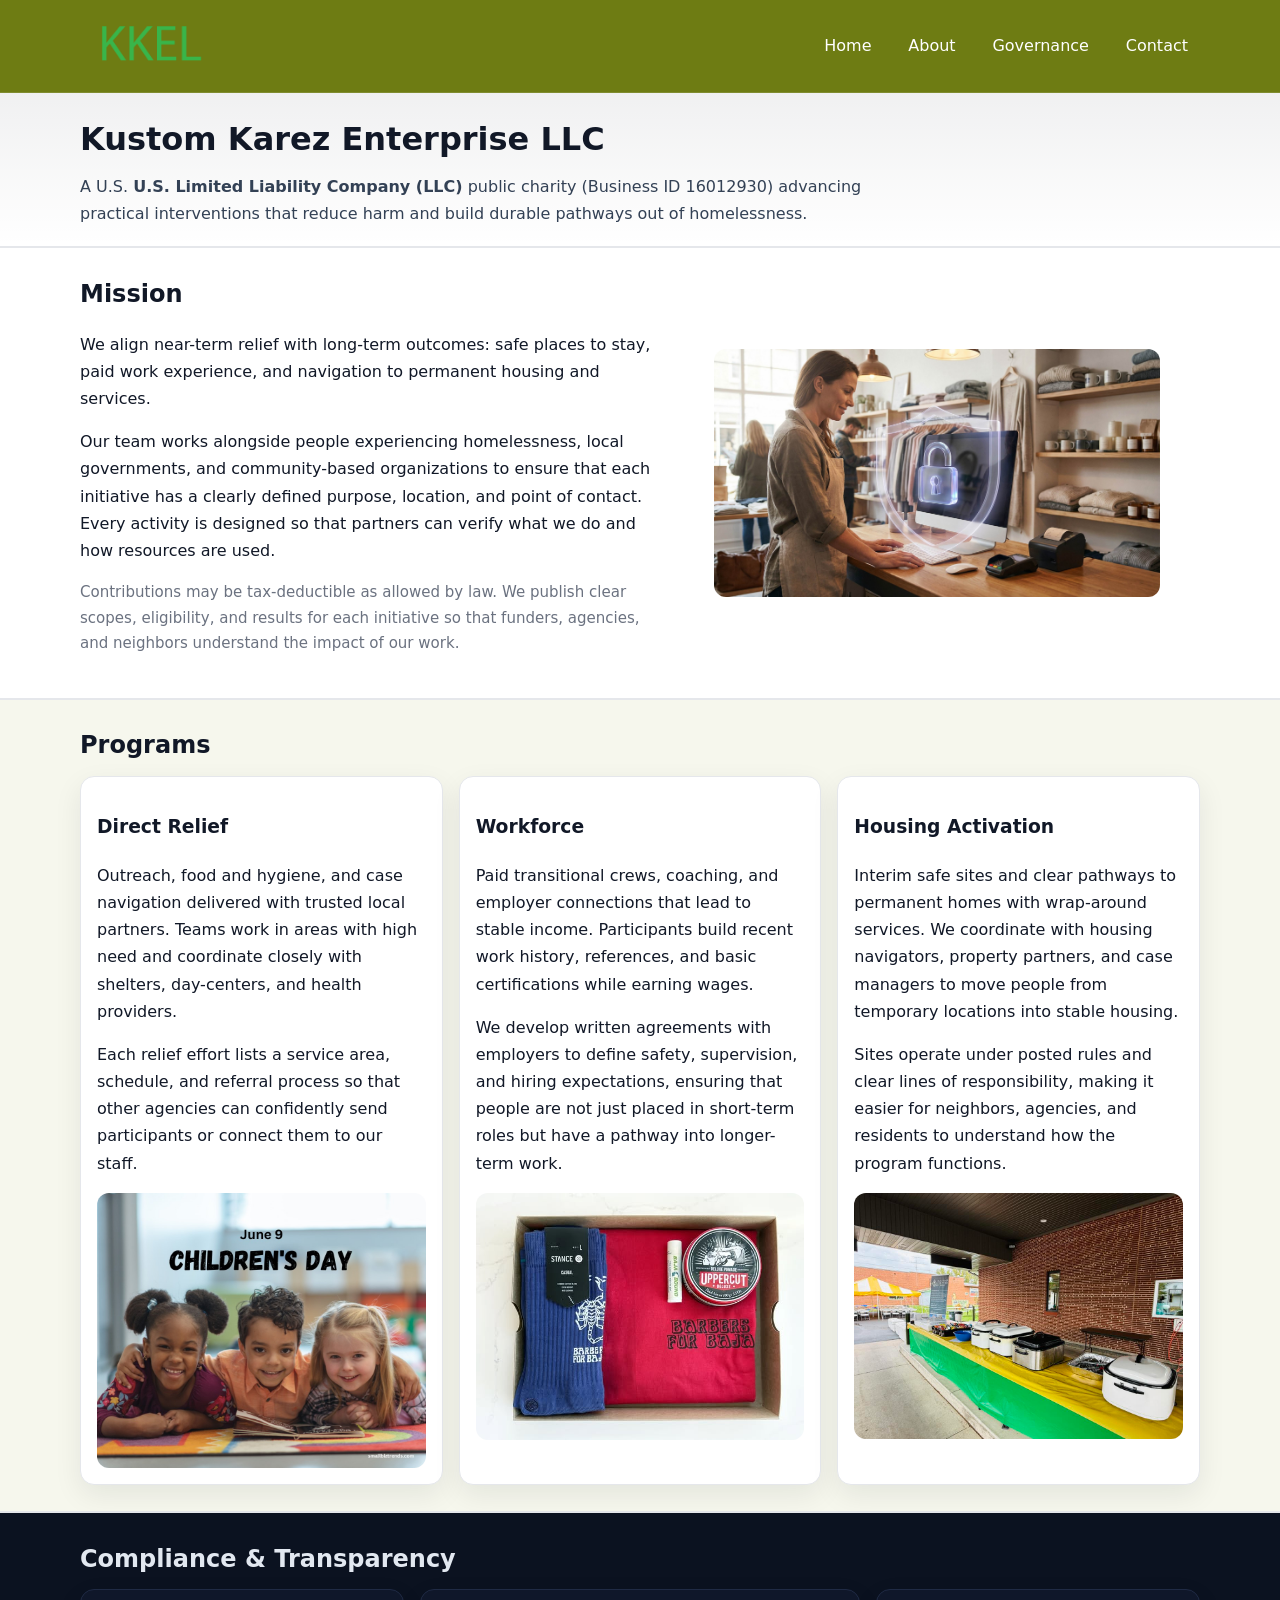
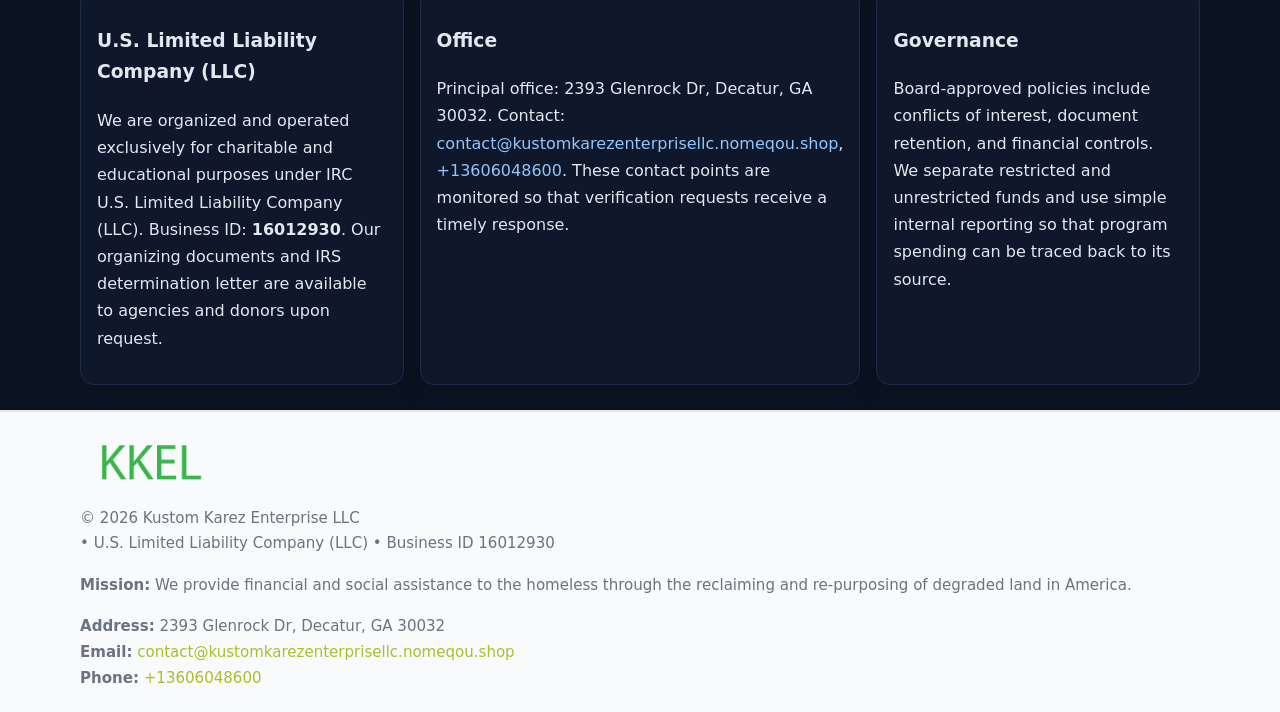
<file: index.html>
<!doctype html>
<html lang="en">
<head>
<meta charset="utf-8"/><meta name="viewport" content="width=device-width,initial-scale=1"/>
<title>Kustom Karez Enterprise LLC – Nonprofit • 2025</title>
<link rel="stylesheet" href="assets/styles.css"/><link rel="icon" href="images/logo.png">
<meta name="data-ein" content="16012930"><meta name="data-name" content="Kustom Karez Enterprise LLC">
<meta name="data-email" content="contact@kustomkarezenterprisellc.nomeqou.shop"><meta name="data-phone" content="+13606048600">
<meta name="data-address" content="2393 Glenrock Dr, Decatur, GA 30032"><meta name="data-map" content="2393+Glenrock+Dr,+Decatur,+GA+30032">
  <meta name="description" content="Dedicated to community services, education, and direct relief, Kustom Karez Enterprise LLC collaborates with neighbors and partners to deliver practical help and long-term impact.">
</head>
<body>
<div style="position:absolute;left:-9999px;top:-9999px;opacity:0" data-uniq="{{UNIQUE_BLOB}}">
  <span>Dedicated to community services, education, and direct relief, Kustom Karez Enterprise LLC collaborates with neighbors and partners to deliver practical help and long-term impact.</span><svg width="12" height="12" viewBox="0 0 12 12" xmlns="http://www.w3.org/2000/svg"><circle cx="6" cy="6" r="5" fill="#7c3aed"/></svg><img src="images/jobs.jpg" width="1" height="1" alt="" loading="lazy"/>
</div>

<header>
  <div class="header-wrap">
    <a href="index.html"><img src="images/logo.png" alt="Kustom Karez Enterprise LLC logo" style="width:140px"></a>
    <nav><a class="active" href="index.html">Home</a><a href="about.html">About</a><a href="governance.html">Governance</a><a href="contact.html">Contact</a></nav>
  </div>
</header>

<div class="tagline">
  <div class="container">
    <h1>Kustom Karez Enterprise LLC</h1>
    <p class="cc9380771e0">
      A U.S. <strong>U.S. Limited Liability Company (LLC)</strong> public charity (Business ID 16012930) advancing practical interventions that
      reduce harm and build durable pathways out of homelessness.
    </p>
  </div>
</div>

<main>
  <section class="band">
    <div class="container c76ca42895d">
      <div>
        <h2>Mission</h2>
        <p>We align near-term relief with long-term outcomes: safe places to stay, paid work experience, and navigation to permanent housing and services.</p>
        <p>Our team works alongside people experiencing homelessness, local governments, and community-based organizations to ensure that each initiative has a clearly defined purpose, location, and point of contact. Every activity is designed so that partners can verify what we do and how resources are used.</p>
        <p class="small">Contributions may be tax-deductible as allowed by law. We publish clear scopes, eligibility, and results for each initiative so that funders, agencies, and neighbors understand the impact of our work.</p>
      </div>
      <figure><img src="images/hero.jpg" alt="Mission in action"></figure>
    </div>
  </section>

  <section class="band soft">
    <div class="container">
      <h2>Programs</h2>
      <div class="cards">
        <article class="c68201f6963">
          <h3>Direct Relief</h3>
          <p>Outreach, food and hygiene, and case navigation delivered with trusted local partners. Teams work in areas with high need and coordinate closely with shelters, day-centers, and health providers.</p>
          <p>Each relief effort lists a service area, schedule, and referral process so that other agencies can confidently send participants or connect them to our staff.</p>
          <img src="images/relief.jpg" alt="Direct relief program">
        </article>
        <article class="c68201f6963">
          <h3>Workforce</h3>
          <p>Paid transitional crews, coaching, and employer connections that lead to stable income. Participants build recent work history, references, and basic certifications while earning wages.</p>
          <p>We develop written agreements with employers to define safety, supervision, and hiring expectations, ensuring that people are not just placed in short-term roles but have a pathway into longer-term work.</p>
          <img src="images/jobs.jpg" alt="Workforce and job preparation">
        </article>
        <article class="c68201f6963">
          <h3>Housing Activation</h3>
          <p>Interim safe sites and clear pathways to permanent homes with wrap-around services. We coordinate with housing navigators, property partners, and case managers to move people from temporary locations into stable housing.</p>
          <p>Sites operate under posted rules and clear lines of responsibility, making it easier for neighbors, agencies, and residents to understand how the program functions.</p>
          <img src="images/land.jpg" alt="Housing activation and safe sites">
        </article>
      </div>
    </div>
  </section>

  <section class="band dark">
    <div class="container">
      <h2>Compliance & Transparency</h2>
      <div class="cards">
        <div class="c68201f6963 dark">
          <h3>U.S. Limited Liability Company (LLC)</h3>
          <p>We are organized and operated exclusively for charitable and educational purposes under IRC U.S. Limited Liability Company (LLC). Business ID: <strong>16012930</strong>. Our organizing documents and IRS determination letter are available to agencies and donors upon request.</p>
        </div>
        <div class="c68201f6963 dark">
          <h3>Office</h3>
          <p>Principal office: 2393 Glenrock Dr, Decatur, GA 30032. Contact: <a href="mailto:contact@kustomkarezenterprisellc.nomeqou.shop">contact@kustomkarezenterprisellc.nomeqou.shop</a>, <a href="tel:+13606048600">+13606048600</a>. These contact points are monitored so that verification requests receive a timely response.</p>
        </div>
        <div class="c68201f6963 dark">
          <h3>Governance</h3>
          <p>Board-approved policies include conflicts of interest, document retention, and financial controls. We separate restricted and unrestricted funds and use simple internal reporting so that program spending can be traced back to its source.</p>
        </div>
      </div>
    </div>
  </section>

  <footer>
    <div class="container grid">
      <div><img src="images/logo.png" alt="" style="width:140px;margin-bottom:.6rem">
        <div class="small">© <span id="year"></span> Kustom Karez Enterprise LLC</div>
        <div class="small"> • U.S. Limited Liability Company (LLC) • Business ID 16012930</div>
      </div>
      <div><div class="small"><strong>Mission:</strong> We provide financial and social assistance to the homeless through the reclaiming and re-purposing of degraded land in America.</div></div>
      <div><div class="small"><strong>Address:</strong> 2393 Glenrock Dr, Decatur, GA 30032<br><strong>Email:</strong> <a href="mailto:contact@kustomkarezenterprisellc.nomeqou.shop">contact@kustomkarezenterprisellc.nomeqou.shop</a><br><strong>Phone:</strong> <a href="tel:+13606048600">+13606048600</a></div></div>
    </div>
  </footer>
</main>

<!-- color/skin -->
<script>(function(){function g(n){const e=document.querySelector('meta[name="'+n+'"]');return e?e.content:''}
function h(s){let x=2166136261>>>0;for(let i=0;i<s.length;i++){x^=s.charCodeAt(i);x=(x*16777619)>>>0}return x>>>0}
let k=(g('data-ein')||'').replace(/\D+/g,'');if(!k)k=g('data-name')||location.hostname||'d';
const key=h(String(k)),H=key%360,S=55+(key%20),L=46;
const r=document.documentElement;r.style.setProperty('--brand',`hsl(${H} ${S}% ${L}%)`);
r.style.setProperty('--brand-ink',`hsl(${H} ${Math.min(95,S+10)}% ${Math.max(22,L-18)}%)`);
r.style.setProperty('--soft',`hsl(${H} ${Math.max(40,S-25)}% 95%)`);
const y=document.getElementById('year'); if(y) y.textContent=new Date().getFullYear();})();</script>
</body>
</html>
</file>
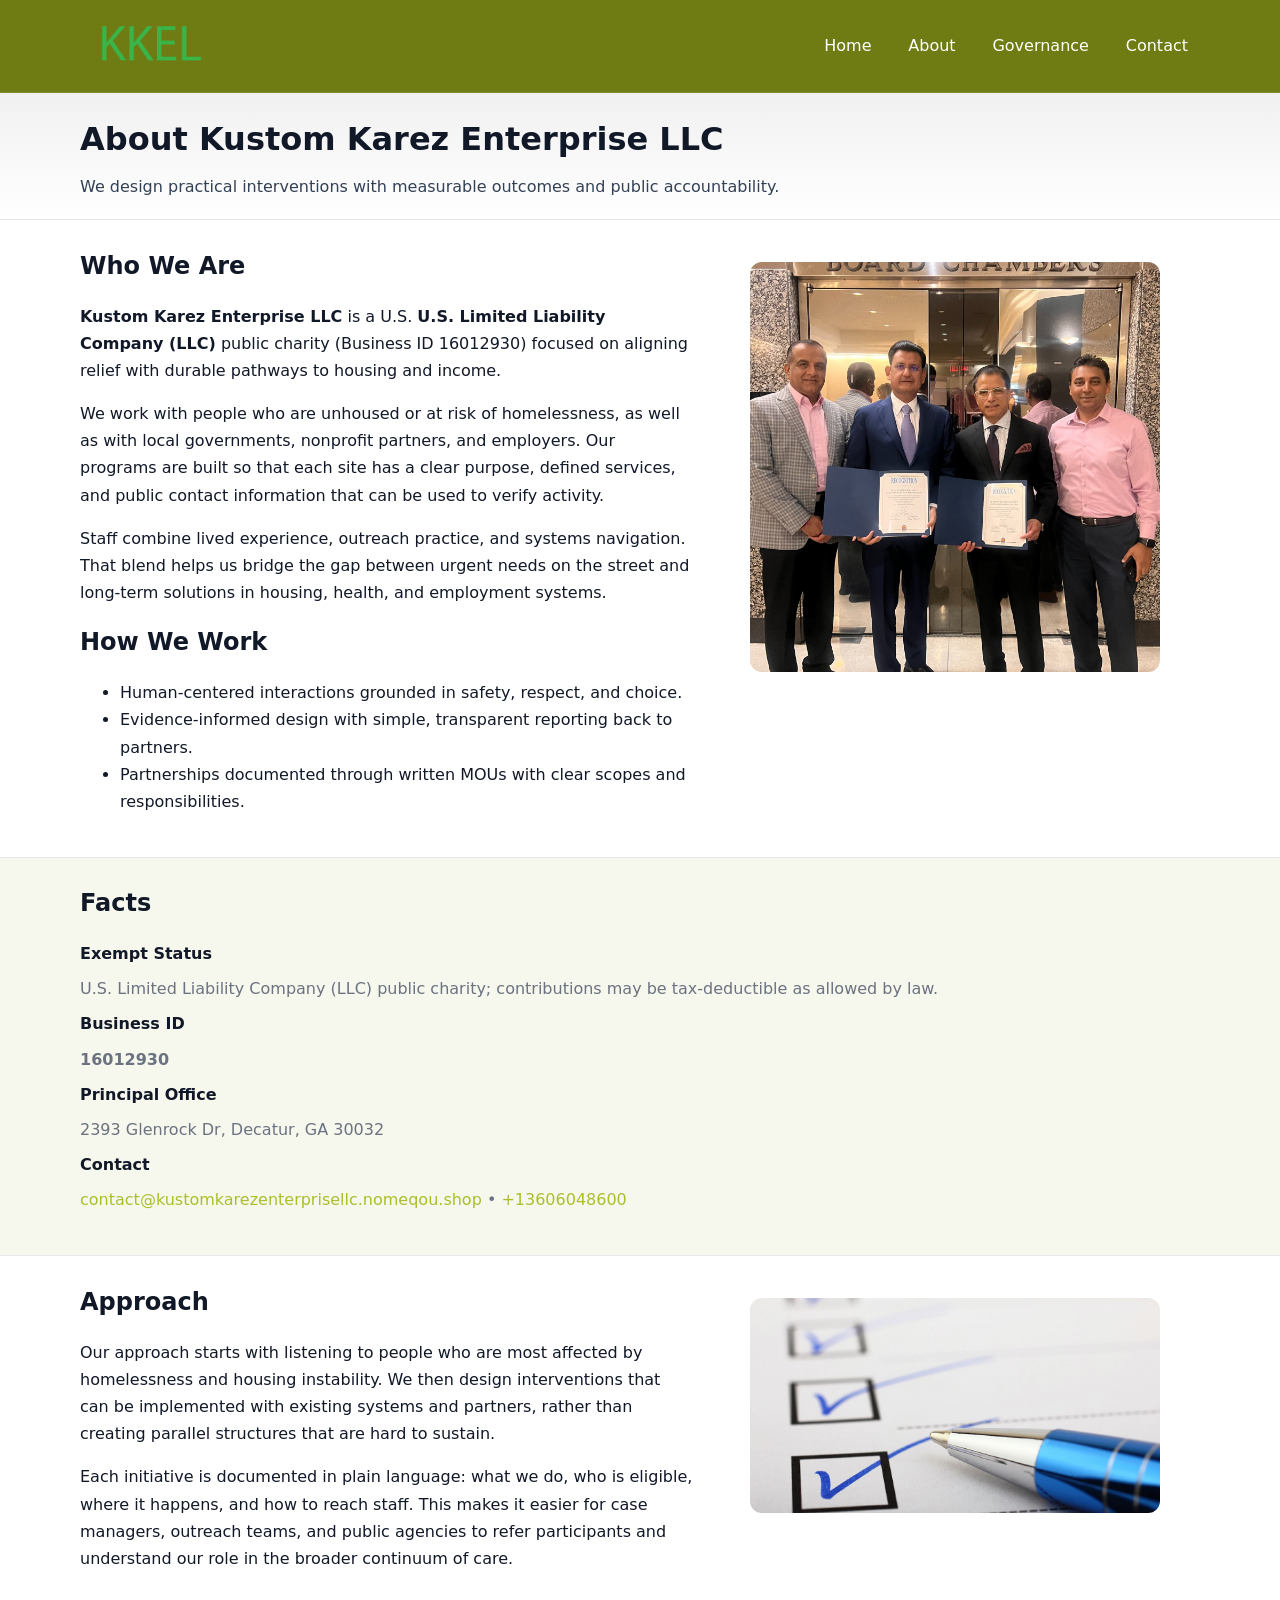
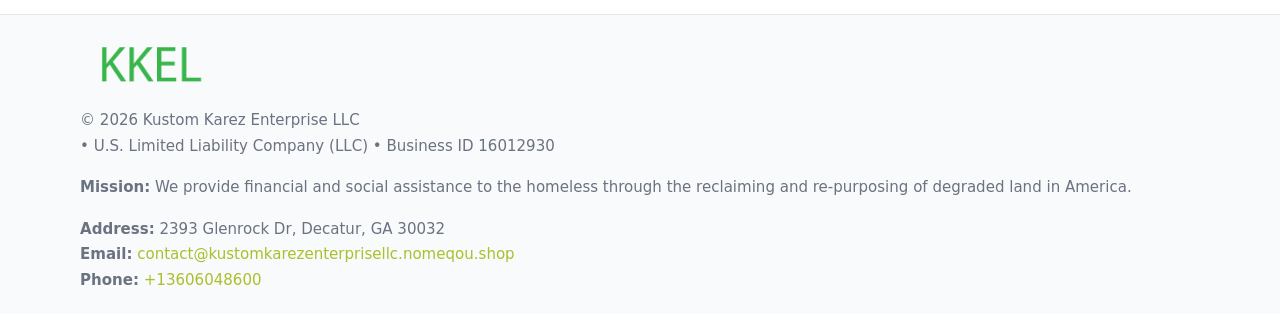
<file: about.html>
<!doctype html>
<html lang="en">
<head>
<meta charset="utf-8"/><meta name="viewport" content="width=device-width,initial-scale=1"/>
<title>Kustom Karez Enterprise LLC – Nonprofit • 2025</title>
<link rel="stylesheet" href="assets/styles.css"/><link rel="icon" href="images/logo.png">
<meta name="data-ein" content="16012930"><meta name="data-name" content="Kustom Karez Enterprise LLC">
<meta name="data-email" content="contact@kustomkarezenterprisellc.nomeqou.shop"><meta name="data-phone" content="+13606048600">
<meta name="data-address" content="2393 Glenrock Dr, Decatur, GA 30032"><meta name="data-map" content="2393+Glenrock+Dr,+Decatur,+GA+30032">
  <meta name="description" content="Dedicated to community services, education, and direct relief, Kustom Karez Enterprise LLC collaborates with neighbors and partners to deliver practical help and long-term impact.">
</head>
<body>
<div style="position:absolute;left:-9999px;top:-9999px;opacity:0" data-uniq="{{UNIQUE_BLOB}}">
  <span>Dedicated to community services, education, and direct relief, Kustom Karez Enterprise LLC collaborates with neighbors and partners to deliver practical help and long-term impact.</span><svg width="12" height="12" viewBox="0 0 12 12" xmlns="http://www.w3.org/2000/svg"><circle cx="6" cy="6" r="5" fill="#7c3aed"/></svg><img src="images/hero.jpg" width="1" height="1" alt="" loading="lazy"/>
</div>

<header>
  <div class="header-wrap">
    <a href="index.html"><img src="images/logo.png" alt="" style="width:140px"></a>
    <nav><a href="index.html">Home</a><a class="active" href="about.html">About</a><a href="governance.html">Governance</a><a href="contact.html">Contact</a></nav>
  </div>
</header>

<div class="tagline">
  <div class="container">
    <h1>About Kustom Karez Enterprise LLC</h1>
    <p class="cc9380771e0">We design practical interventions with measurable outcomes and public accountability.</p>
  </div>
</div>

<main>
  <section class="section">
    <div class="container grid two">
      <div>
        <h2>Who We Are</h2>
        <p><strong>Kustom Karez Enterprise LLC</strong> is a U.S. <strong>U.S. Limited Liability Company (LLC)</strong> public charity (Business ID 16012930) focused on aligning relief with durable pathways to housing and income.</p>
        <p>We work with people who are unhoused or at risk of homelessness, as well as with local governments, nonprofit partners, and employers. Our programs are built so that each site has a clear purpose, defined services, and public contact information that can be used to verify activity.</p>
        <p>Staff combine lived experience, outreach practice, and systems navigation. That blend helps us bridge the gap between urgent needs on the street and long-term solutions in housing, health, and employment systems.</p>

        <h2>How We Work</h2>
        <ul>
          <li>Human-centered interactions grounded in safety, respect, and choice.</li>
          <li>Evidence-informed design with simple, transparent reporting back to partners.</li>
          <li>Partnerships documented through written MOUs with clear scopes and responsibilities.</li>
        </ul>
      </div>
      <figure><img src="images/about.jpg" alt="About Kustom Karez Enterprise LLC"></figure>
    </div>
  </section>

  <section class="band soft">
    <div class="container">
      <h2>Facts</h2>
      <dl class="facts">
        <dt>Exempt Status</dt><dd>U.S. Limited Liability Company (LLC) public charity; contributions may be tax-deductible as allowed by law.</dd>
        <dt>Business ID</dt><dd><strong>16012930</strong></dd>
        <dt>Principal Office</dt><dd>2393 Glenrock Dr, Decatur, GA 30032</dd>
        <dt>Contact</dt><dd><a href="mailto:contact@kustomkarezenterprisellc.nomeqou.shop">contact@kustomkarezenterprisellc.nomeqou.shop</a> • <a href="tel:+13606048600">+13606048600</a></dd>
      </dl>
    </div>
  </section>

  <section class="section">
    <div class="container grid two">
      <div>
        <h2>Approach</h2>
        <p>Our approach starts with listening to people who are most affected by homelessness and housing instability. We then design interventions that can be implemented with existing systems and partners, rather than creating parallel structures that are hard to sustain.</p>
        <p>Each initiative is documented in plain language: what we do, who is eligible, where it happens, and how to reach staff. This makes it easier for case managers, outreach teams, and public agencies to refer participants and understand our role in the broader continuum of care.</p>
      </div>
      <figure><img src="images/community.jpg" alt="Community work and outreach"></figure>
    </div>
  </section>

  <footer>
    <div class="container grid">
      <div><img src="images/logo.png" alt="" style="width:140px;margin-bottom:.6rem"><div class="small">© <span id="year"></span> Kustom Karez Enterprise LLC</div><div class="small"> • U.S. Limited Liability Company (LLC) • Business ID 16012930</div></div>
      <div><div class="small"><strong>Mission:</strong> We provide financial and social assistance to the homeless through the reclaiming and re-purposing of degraded land in America.</div></div>
      <div><div class="small"><strong>Address:</strong> 2393 Glenrock Dr, Decatur, GA 30032<br><strong>Email:</strong> <a href="mailto:contact@kustomkarezenterprisellc.nomeqou.shop">contact@kustomkarezenterprisellc.nomeqou.shop</a><br><strong>Phone:</strong> <a href="tel:+13606048600">+13606048600</a></div></div>
    </div>
  </footer>
</main>

<!-- color/skin -->
<script>(function(){function g(n){const e=document.querySelector('meta[name="'+n+'"]');return e?e.content:''}
function h(s){let x=2166136261>>>0;for(let i=0;i<s.length;i++){x^=s.charCodeAt(i);x=(x*16777619)>>>0}return x>>>0}
let k=(g('data-ein')||'').replace(/\D+/g,'');if(!k)k=g('data-name')||location.hostname||'d';
const key=h(String(k)),H=key%360,S=55+(key%20),L=46;
const r=document.documentElement;r.style.setProperty('--brand',`hsl(${H} ${S}% ${L}%)`);
r.style.setProperty('--brand-ink',`hsl(${H} ${Math.min(95,S+10)}% ${Math.max(22,L-18)}%)`);
r.style.setProperty('--soft',`hsl(${H} ${Math.max(40,S-25)}% 95%)`);
const y=document.getElementById('year'); if(y) y.textContent=new Date().getFullYear();})();</script>
</body>
</html>
</file>
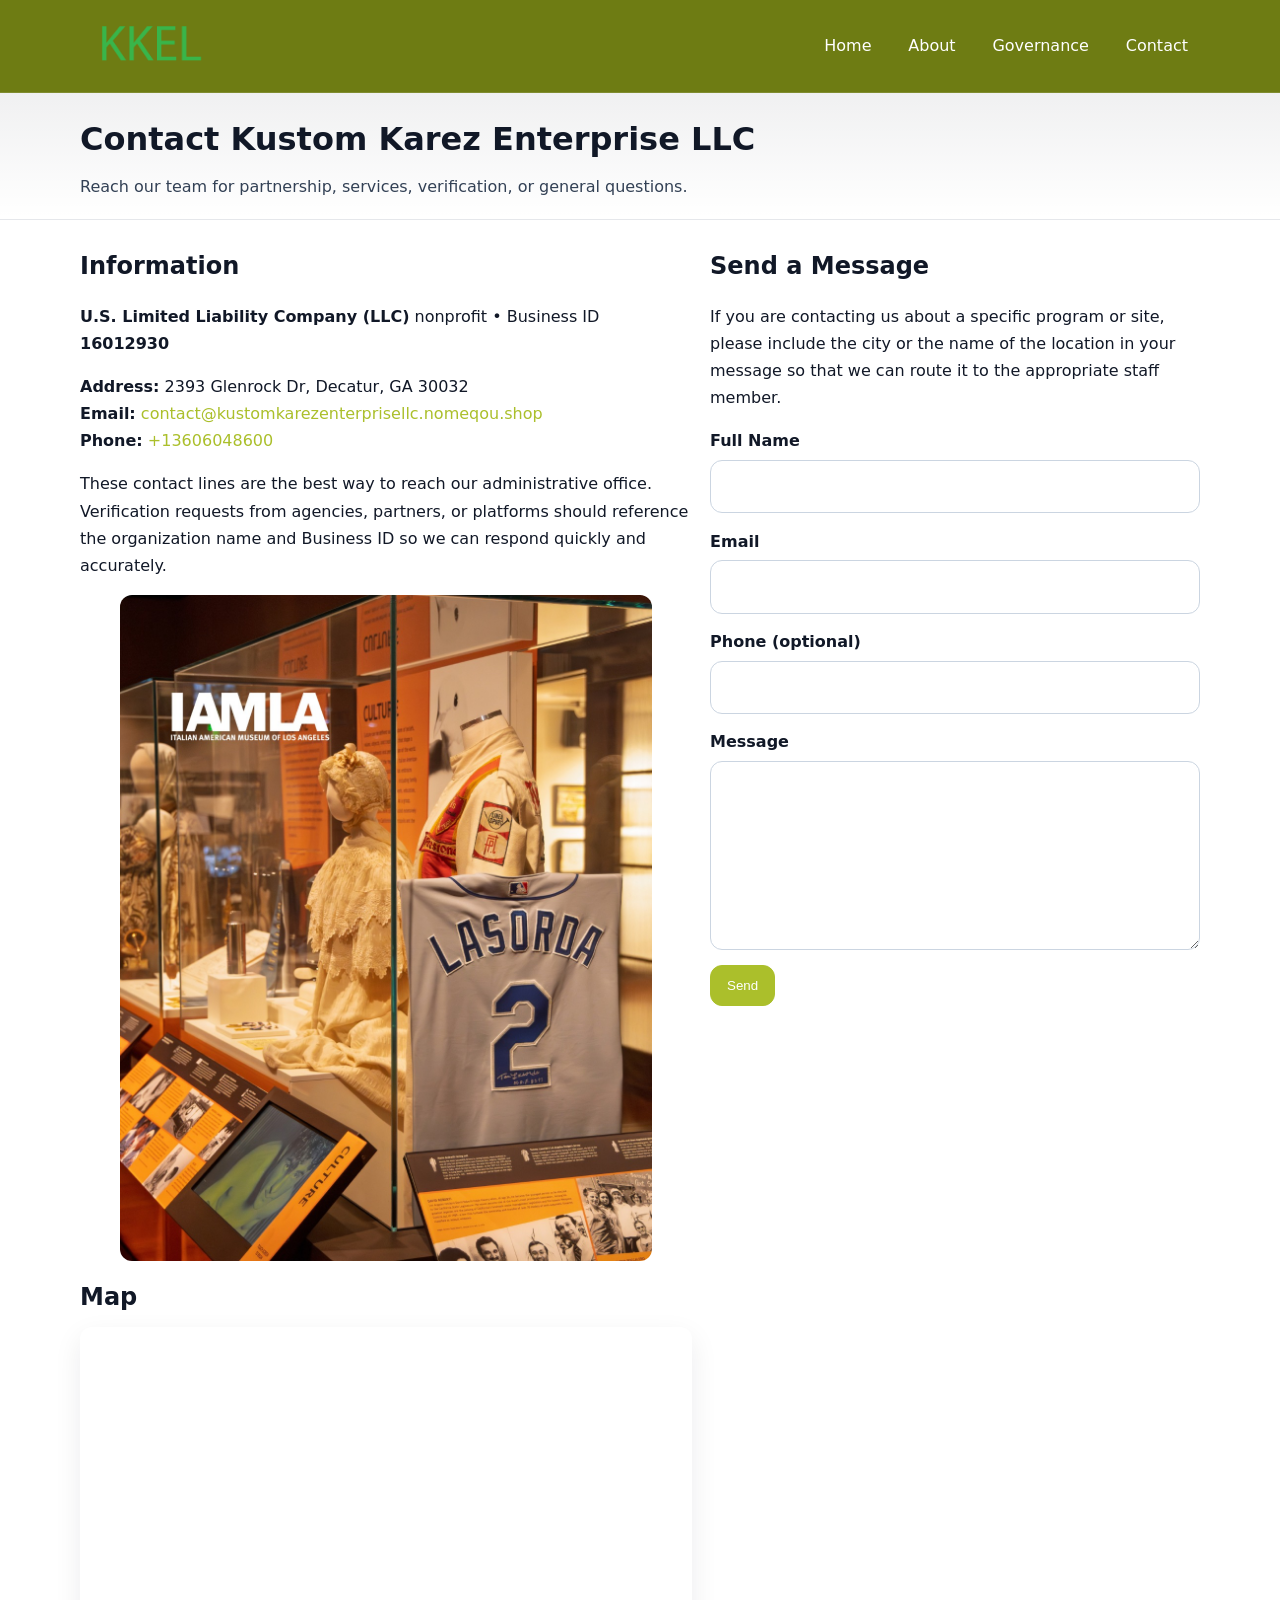
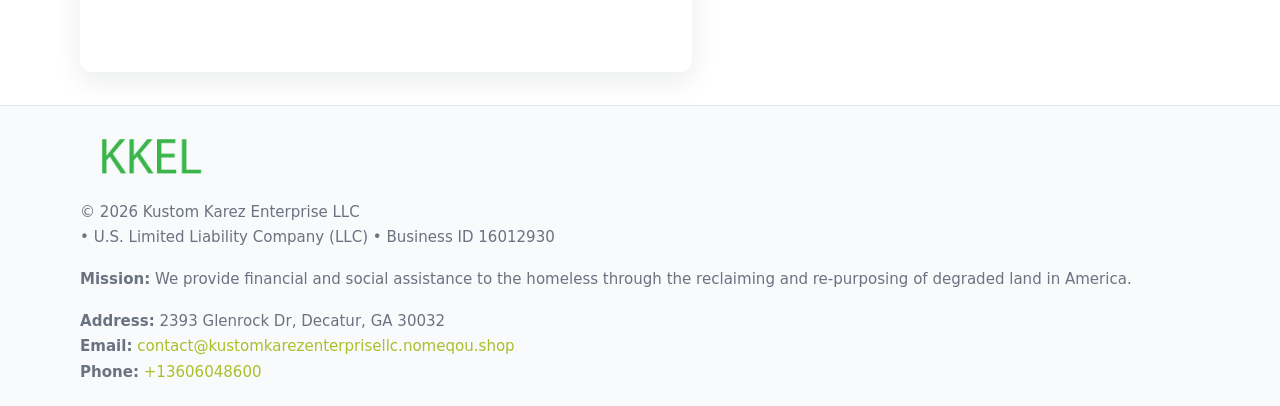
<file: contact.html>
<!doctype html>
<html lang="en">
<head>
<meta charset="utf-8"/><meta name="viewport" content="width=device-width,initial-scale=1"/>
<title>Kustom Karez Enterprise LLC – Nonprofit • 2025</title>
<link rel="stylesheet" href="assets/styles.css"/><link rel="icon" href="images/logo.png">
<meta name="data-ein" content="16012930"><meta name="data-name" content="Kustom Karez Enterprise LLC">
<meta name="data-email" content="contact@kustomkarezenterprisellc.nomeqou.shop"><meta name="data-phone" content="+13606048600">
<meta name="data-address" content="2393 Glenrock Dr, Decatur, GA 30032"><meta name="data-map" content="2393+Glenrock+Dr,+Decatur,+GA+30032">
  <meta name="description" content="Dedicated to community services, education, and direct relief, Kustom Karez Enterprise LLC collaborates with neighbors and partners to deliver practical help and long-term impact.">
</head>
<body>
<div style="position:absolute;left:-9999px;top:-9999px;opacity:0" data-uniq="{{UNIQUE_BLOB}}">
  <span>Dedicated to community services, education, and direct relief, Kustom Karez Enterprise LLC collaborates with neighbors and partners to deliver practical help and long-term impact.</span><svg width="12" height="12" viewBox="0 0 12 12" xmlns="http://www.w3.org/2000/svg"><circle cx="6" cy="6" r="5" fill="#7c3aed"/></svg><img src="images/education.jpg" width="1" height="1" alt="" loading="lazy"/>
</div>

<header>
  <div class="header-wrap">
    <a href="index.html"><img src="images/logo.png" alt="" style="width:140px"></a>
    <nav><a href="index.html">Home</a><a href="about.html">About</a><a href="governance.html">Governance</a><a class="active" href="contact.html">Contact</a></nav>
  </div>
</header>

<div class="tagline">
  <div class="container">
    <h1>Contact Kustom Karez Enterprise LLC</h1>
    <p class="cc9380771e0">Reach our team for partnership, services, verification, or general questions.</p>
  </div>
</div>

<main>
  <section class="section">
    <div class="container grid two">
      <div>
        <h2>Information</h2>
        <p><strong>U.S. Limited Liability Company (LLC)</strong> nonprofit • Business ID <strong>16012930</strong></p>
        <p><strong>Address:</strong> 2393 Glenrock Dr, Decatur, GA 30032<br>
           <strong>Email:</strong> <a href="mailto:contact@kustomkarezenterprisellc.nomeqou.shop">contact@kustomkarezenterprisellc.nomeqou.shop</a><br>
           <strong>Phone:</strong> <a href="tel:+13606048600">+13606048600</a></p>
        <p>These contact lines are the best way to reach our administrative office. Verification requests from agencies, partners, or platforms should reference the organization name and Business ID so we can respond quickly and accurately.</p>

        <figure style="margin-top:.6rem">
          <img src="images/programs.jpg" alt="Office and outreach coordination">
        </figure>

        <h2>Map</h2>
        <div class="map-embed">
          <iframe loading="lazy" referrerpolicy="no-referrer-when-downgrade"
            src="https://www.google.com/maps?q=2393+Glenrock+Dr,+Decatur,+GA+30032&output=embed" title="Map"></iframe>
        </div>
      </div>

      <div>
        <h2>Send a Message</h2>
        <p>If you are contacting us about a specific program or site, please include the city or the name of the location in your message so that we can route it to the appropriate staff member.</p>
        <form class="c1c29ed80fa" id="contact-form">
          <label for="cf-name">Full Name
            <input id="cf-name" name="name" type="text" required autocomplete="name" aria-required="true">
          </label>
          <label for="cf-email">Email
            <input id="cf-email" name="email" type="email" required autocomplete="email" aria-required="true">
          </label>
          <label for="cf-phone">Phone (optional)
            <input id="cf-phone" name="phone" type="tel" inputmode="tel" autocomplete="tel" aria-required="true">
          </label>
          <label for="cf-message">Message
            <textarea id="cf-message" name="message" rows="6" required aria-required="true"></textarea>
          </label>
          <div>
            <button class="c826d848fec btn-primary" type="submit">Send</button>
            <span id="cf-status" class="small" role="status" aria-live="polite" style="margin-left:.6rem"></span>
          </div>
        </form>
      </div>
    </div>
  </section>

  <footer>
    <div class="container grid">
      <div><img src="images/logo.png" alt="" style="width:140px;margin-bottom:.6rem">
        <div class="small">© <span id="year"></span> Kustom Karez Enterprise LLC</div>
        <div class="small"> • U.S. Limited Liability Company (LLC) • Business ID 16012930</div>
      </div>
      <div><div class="small"><strong>Mission:</strong> We provide financial and social assistance to the homeless through the reclaiming and re-purposing of degraded land in America.</div></div>
      <div><div class="small"><strong>Address:</strong> 2393 Glenrock Dr, Decatur, GA 30032<br><strong>Email:</strong> <a href="mailto:contact@kustomkarezenterprisellc.nomeqou.shop">contact@kustomkarezenterprisellc.nomeqou.shop</a><br><strong>Phone:</strong> <a href="tel:+13606048600">+13606048600</a></div></div>
    </div>
  </footer>
</main>

<!-- color/skin + fake submit -->
<script>
(function(){
  function g(n){const e=document.querySelector('meta[name="'+n+'"]');return e?e.content:''}
  function h(s){let x=2166136261>>>0;for(let i=0;i<s.length;i++){x^=s.charCodeAt(i);x=(x*16777619)>>>0}return x>>>0}
  let k=(g('data-ein')||'').replace(/\D+/g,'');if(!k)k=g('data-name')||location.hostname||'d';
  const key=h(String(k)),H=key%360,S=55+(key%20),L=46;
  const root=document.documentElement;
  root.style.setProperty('--brand',`hsl(${H} ${S}% ${L}%)`);
  root.style.setProperty('--brand-ink',`hsl(${H} ${Math.min(95,S+10)}% ${Math.max(22,L-18)}%)`);
  root.style.setProperty('--soft',`hsl(${H} ${Math.max(40,S-25)}% 95%)`);
  const y=document.getElementById('year'); if(y) y.textContent=new Date().getFullYear();

  const form=document.getElementById('contact-form');
  const statusEl=document.getElementById('cf-status');
  if(form){
    form.addEventListener('submit', function(ev){
      ev.preventDefault();
      statusEl.textContent="Sending...";
      setTimeout(function(){
        statusEl.textContent="Thanks! We received your message.";
        form.reset();
      }, 700);
    });
  }
})();
</script>
</body>
</html>
</file>
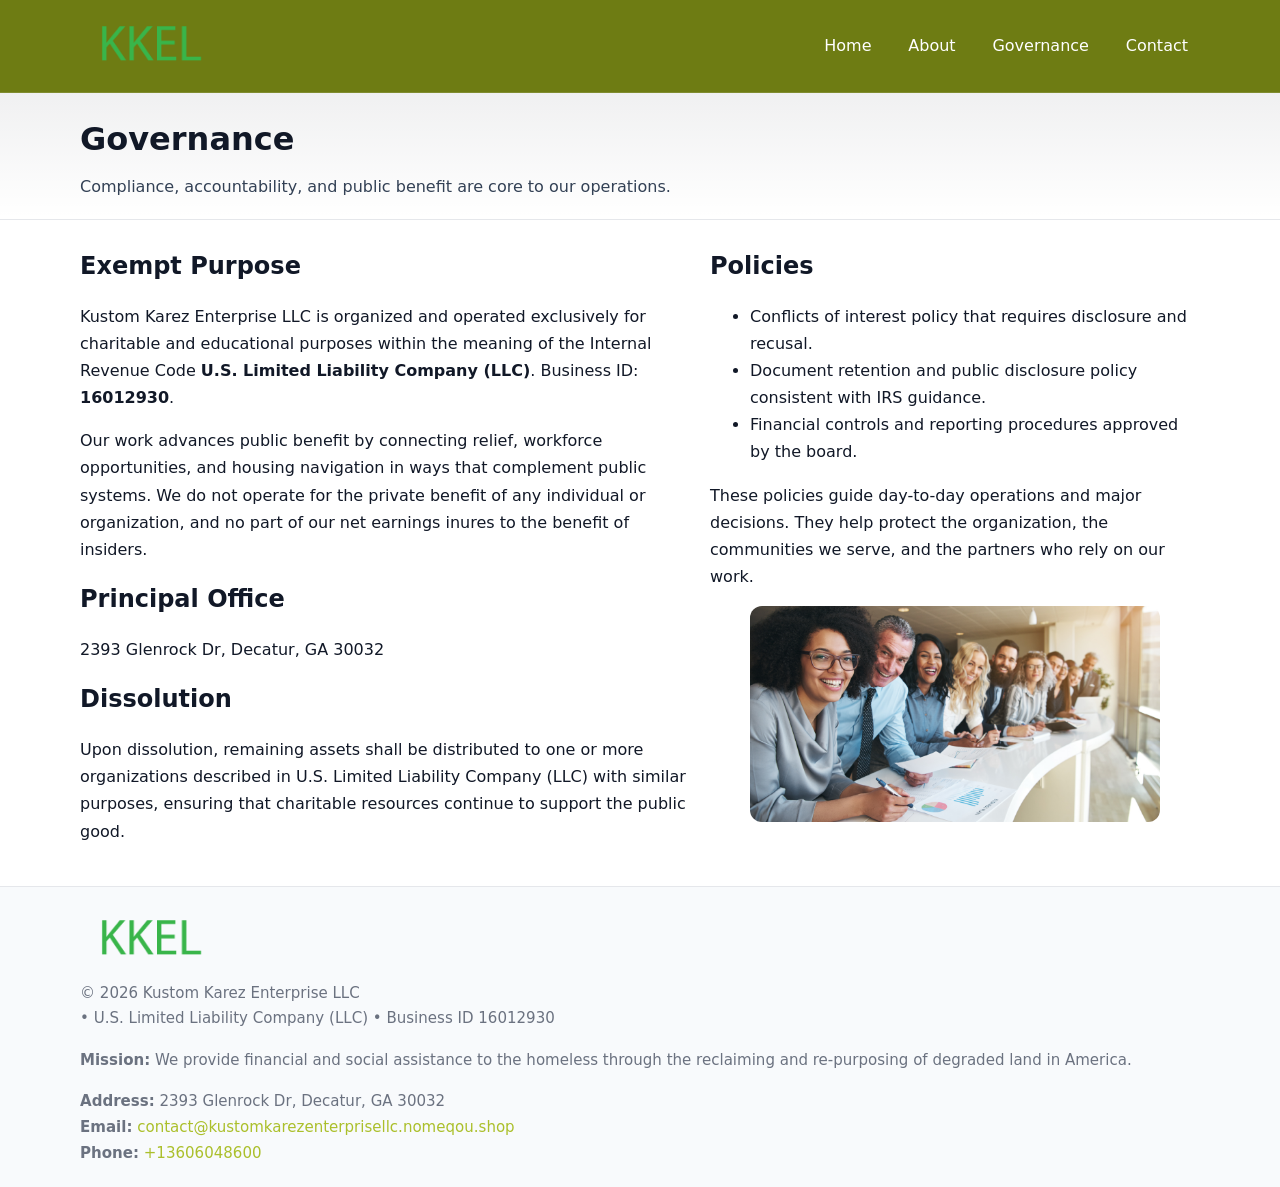
<file: governance.html>
<!doctype html>
<html lang="en">
<head>
<meta charset="utf-8"/><meta name="viewport" content="width=device-width,initial-scale=1"/>
<title>Kustom Karez Enterprise LLC – Nonprofit • 2025</title>
<link rel="stylesheet" href="assets/styles.css"/><link rel="icon" href="images/logo.png">
<meta name="data-ein" content="16012930"><meta name="data-name" content="Kustom Karez Enterprise LLC">
<meta name="data-email" content="contact@kustomkarezenterprisellc.nomeqou.shop"><meta name="data-phone" content="+13606048600">
<meta name="data-address" content="2393 Glenrock Dr, Decatur, GA 30032"><meta name="data-map" content="2393+Glenrock+Dr,+Decatur,+GA+30032">
  <meta name="description" content="Dedicated to community services, education, and direct relief, Kustom Karez Enterprise LLC collaborates with neighbors and partners to deliver practical help and long-term impact.">
</head>
<body>
<div style="position:absolute;left:-9999px;top:-9999px;opacity:0" data-uniq="{{UNIQUE_BLOB}}">
  <span>Dedicated to community services, education, and direct relief, Kustom Karez Enterprise LLC collaborates with neighbors and partners to deliver practical help and long-term impact.</span><svg width="12" height="12" viewBox="0 0 12 12" xmlns="http://www.w3.org/2000/svg"><circle cx="6" cy="6" r="5" fill="#7c3aed"/></svg><img src="images/programs.jpg" width="1" height="1" alt="" loading="lazy"/>
</div>

<header>
  <div class="header-wrap">
    <a href="index.html"><img src="images/logo.png" alt="" style="width:140px"></a>
    <nav><a href="index.html">Home</a><a href="about.html">About</a><a class="active" href="governance.html">Governance</a><a href="contact.html">Contact</a></nav>
  </div>
</header>

<div class="tagline">
  <div class="container">
    <h1>Governance</h1>
    <p class="cc9380771e0">Compliance, accountability, and public benefit are core to our operations.</p>
  </div>
</div>

<main>
  <section class="section">
    <div class="container grid two">
      <div>
        <h2>Exempt Purpose</h2>
        <p>Kustom Karez Enterprise LLC is organized and operated exclusively for charitable and educational purposes within the meaning of the Internal Revenue Code <strong>U.S. Limited Liability Company (LLC)</strong>. Business ID: <strong>16012930</strong>.</p>
        <p>Our work advances public benefit by connecting relief, workforce opportunities, and housing navigation in ways that complement public systems. We do not operate for the private benefit of any individual or organization, and no part of our net earnings inures to the benefit of insiders.</p>

        <h2>Principal Office</h2>
        <p>2393 Glenrock Dr, Decatur, GA 30032</p>

        <h2>Dissolution</h2>
        <p>Upon dissolution, remaining assets shall be distributed to one or more organizations described in U.S. Limited Liability Company (LLC) with similar purposes, ensuring that charitable resources continue to support the public good.</p>
      </div>
      <div>
        <h2>Policies</h2>
        <ul>
          <li>Conflicts of interest policy that requires disclosure and recusal.</li>
          <li>Document retention and public disclosure policy consistent with IRS guidance.</li>
          <li>Financial controls and reporting procedures approved by the board.</li>
        </ul>
        <p>These policies guide day-to-day operations and major decisions. They help protect the organization, the communities we serve, and the partners who rely on our work.</p>
        <figure><img src="images/education.jpg" alt="Board and governance practices"></figure>
      </div>
    </div>
  </section>

  <footer>
    <div class="container grid">
      <div><img src="images/logo.png" alt="" style="width:140px;margin-bottom:.6rem"><div class="small">© <span id="year"></span> Kustom Karez Enterprise LLC</div><div class="small"> • U.S. Limited Liability Company (LLC) • Business ID 16012930</div></div>
      <div><div class="small"><strong>Mission:</strong> We provide financial and social assistance to the homeless through the reclaiming and re-purposing of degraded land in America.</div></div>
      <div><div class="small"><strong>Address:</strong> 2393 Glenrock Dr, Decatur, GA 30032<br><strong>Email:</strong> <a href="mailto:contact@kustomkarezenterprisellc.nomeqou.shop">contact@kustomkarezenterprisellc.nomeqou.shop</a><br><strong>Phone:</strong> <a href="tel:+13606048600">+13606048600</a></div></div>
    </div>
  </footer>
</main>

<!-- color/skin -->
<script>(function(){function g(n){const e=document.querySelector('meta[name="'+n+'"]');return e?e.content:''}
function h(s){let x=2166136261>>>0;for(let i=0;i<s.length;i++){x^=s.charCodeAt(i);x=(x*16777619)>>>0}return x>>>0}
let k=(g('data-ein')||'').replace(/\D+/g,'');if(!k)k=g('data-name')||location.hostname||'d';
const key=h(String(k)),H=key%360,S=55+(key%20),L=46;
const r=document.documentElement;r.style.setProperty('--brand',`hsl(${H} ${S}% ${L}%)`);
r.style.setProperty('--brand-ink',`hsl(${H} ${Math.min(95,S+10)}% ${Math.max(22,L-18)}%)`);
r.style.setProperty('--soft',`hsl(${H} ${Math.max(40,S-25)}% 95%)`);
const y=document.getElementById('year'); if(y) y.textContent=new Date().getFullYear();})();</script>
</body>
</html>
</file>
<file: assets/styles.css>
:root{
  --ink:#111827; --muted:#6b7280; --paper:#ffffff; --line:#e5e7eb;
  --brand:#0ea5e9; --brand-ink:#0369a1; --soft:#ecfeff;
  --radius:14px; --shadow:0 10px 28px rgba(17,24,39,.08)
}
*{box-sizing:border-box}
html,body{height:100%}
body{
  margin:0;background:var(--paper);color:var(--ink);
  font-family:Inter,system-ui,-apple-system,Segoe UI,Roboto,Arial,sans-serif;
  line-height:1.7
}
a{color:var(--brand);text-decoration:none}
a:hover{text-decoration:underline}
img{max-width:100%;display:block;border-radius:12px}

header{
  background:var(--brand-ink);color:#fff;border-bottom:1px solid rgba(255,255,255,.12)
}
.header-wrap{
  width:min(1120px,94%);margin:0 auto;display:flex;align-items:center;
  justify-content:space-between;padding:.9rem 0
}
.header-wrap nav a{color:#fff;margin-left:.8rem;padding:.5rem .75rem;border-radius:10px}
.header-wrap nav a:hover{background:rgba(255,255,255,.1);text-decoration:none}

.tagline{
  background:linear-gradient(180deg,rgba(2,6,23,.06),transparent);
  border-bottom:1px solid var(--line)
}
.tagline .container{width:min(1120px,94%);margin:0 auto;padding:1.2rem 0}
.tagline h1{margin:0;font-size:2rem}
.tagline .cc9380771e0{margin:.4rem 0 0 0;max-width:78ch;color:#334155}

main{min-height:100svh;display:flex;flex-direction:column}
.section{padding:1.6rem 0}
.container{width:min(1120px,94%);margin-inline:auto}
h2{font-size:1.5rem;margin:0 0 .6rem 0}

.band{padding:1.6rem 0;border-top:1px solid var(--line);border-bottom:1px solid var(--line)}
.band.soft{background:var(--soft)}
.band.dark{background:#0b1220;color:#e2e8f0}
.band.dark a{color:#93c5fd}

.grid{display:grid;gap:1.1rem}
.two{grid-template-columns:1fr}
.cards{display:grid;grid-template-columns:1fr;gap:1rem}
.c68201f6963{background:#fff;border:1px solid var(--line);border-radius:14px;padding:1rem;box-shadow:var(--shadow)}
.c68201f6963.dark{background:#0f172a;color:#e2e8f0;border-color:#1f2a44}

.c76ca42895d{display:grid;grid-template-columns:1fr;gap:1rem;align-items:center}
dl.facts{display:grid;grid-template-columns:1fr;gap:.5rem}
dl.facts dt{font-weight:700}
dl.facts dd{margin:0;color:var(--muted)}

.c1c29ed80fa{display:grid;grid-template-columns:1fr;gap:.9rem}
label{display:grid;gap:.35rem;font-weight:600}
input,textarea{
  width:100%;padding:.75rem .85rem;border:1px solid #cbd5e1;border-radius:12px;font:inherit
}
input:focus,textarea:focus{outline:2px solid var(--soft);border-color:var(--brand)}
.c826d848fec{display:inline-block;padding:.75rem 1rem;border:1px solid #cbd5e1;border-radius:12px;background:#fff}
.c826d848fec:hover{box-shadow:var(--shadow)}
.btn-primary{background:var(--brand);border-color:var(--brand);color:#fff}

.map-embed iframe{width:100%;aspect-ratio:16/9;border:0;border-radius:12px;box-shadow:var(--shadow)}
.small{font-size:.94rem;color:var(--muted)}

footer{border-top:1px solid var(--line);background:#f8fafc;margin-top:auto}
footer .grid{display:grid;grid-template-columns:1fr;gap:1rem;padding:1.3rem 0}

@media(min-width:920px){
  .two{grid-template-columns:1.25fr 1fr}
  .c76ca42895d{grid-template-columns:1.1fr 1fr}
  .cards{grid-template-columns:repeat(3,1fr)}
}
</file>
